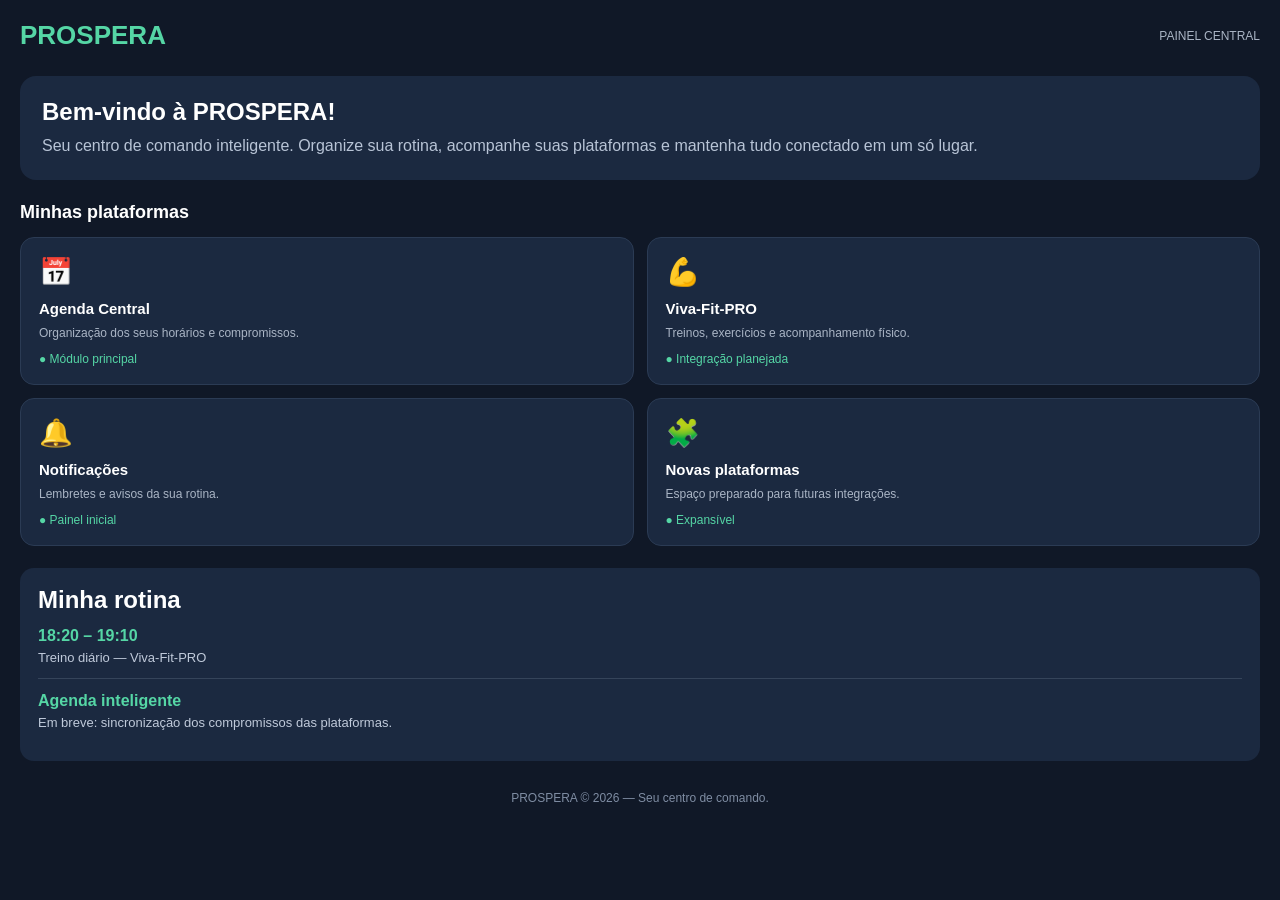
<file: painel-central.html>
<!DOCTYPE html>
<html lang="pt-BR">

<head>
  <meta charset="UTF-8">
  <meta name="viewport" content="width=device-width, initial-scale=1.0">
  <meta name="theme-color" content="#101827">
  <title>PROSPERA | Painel Central</title>
  
  <style>
    * {
      box-sizing: border-box;
      margin: 0;
      padding: 0;
    }
    
    body {
      font-family: Arial, sans-serif;
      background: #101827;
      color: #ffffff;
      padding: 20px;
    }
    
    header {
      display: flex;
      justify-content: space-between;
      align-items: center;
      margin-bottom: 25px;
    }
    
    header h1 {
      font-size: 26px;
      color: #55d6a5;
    }
    
    header span {
      color: #aab5c5;
      font-size: 12px;
    }
    
    .welcome {
      background: #1b2940;
      padding: 22px;
      border-radius: 16px;
      margin-bottom: 22px;
    }
    
    .welcome h2 {
      margin-bottom: 8px;
    }
    
    .welcome p {
      color: #b8c4d6;
      line-height: 1.5;
    }
    
    .section-title {
      margin: 22px 0 14px;
      font-size: 18px;
    }
    
    .grid {
      display: grid;
      grid-template-columns: repeat(2, minmax(0, 1fr));
      gap: 13px;
    }
    
    .card {
      background: #1b2940;
      padding: 18px;
      border-radius: 14px;
      min-height: 125px;
      border: 1px solid #2b3b54;
    }
    
    .card .icon {
      font-size: 27px;
      margin-bottom: 12px;
    }
    
    .card h3 {
      font-size: 15px;
      margin-bottom: 7px;
    }
    
    .card p {
      color: #aab5c5;
      font-size: 12px;
      line-height: 1.5;
    }
    
    .status {
      color: #55d6a5;
      font-size: 12px;
      margin-top: 10px;
    }
    
    .agenda {
      background: #1b2940;
      padding: 18px;
      border-radius: 14px;
      margin-top: 22px;
    }
    
    .agenda-item {
      padding: 13px 0;
      border-bottom: 1px solid #35445a;
    }
    
    .agenda-item:last-child {
      border-bottom: none;
    }
    
    .agenda-item strong {
      color: #55d6a5;
    }
    
    .agenda-item p {
      color: #c0cada;
      margin-top: 5px;
      font-size: 13px;
    }
    
    footer {
      text-align: center;
      color: #7f8da3;
      font-size: 12px;
      margin-top: 30px;
    }
    
    @media (max-width: 360px) {
      .grid {
        grid-template-columns: 1fr;
      }
    }
  </style>
</head>

<body>
  
  <header>
    <h1>PROSPERA</h1>
    <span>PAINEL CENTRAL</span>
  </header>
  
  <section class="welcome">
    <h2>Bem-vindo à PROSPERA!</h2>
    <p>
      Seu centro de comando inteligente.
      Organize sua rotina, acompanhe suas plataformas
      e mantenha tudo conectado em um só lugar.
    </p>
  </section>
  
  <h2 class="section-title">Minhas plataformas</h2>
  
  <section class="grid">
    
    <div class="card">
      <div class="icon">📅</div>
      <h3>Agenda Central</h3>
      <p>Organização dos seus horários e compromissos.</p>
      <div class="status">● Módulo principal</div>
    </div>
    
    <div class="card">
      <div class="icon">💪</div>
      <h3>Viva-Fit-PRO</h3>
      <p>Treinos, exercícios e acompanhamento físico.</p>
      <div class="status">● Integração planejada</div>
    </div>
    
    <div class="card">
      <div class="icon">🔔</div>
      <h3>Notificações</h3>
      <p>Lembretes e avisos da sua rotina.</p>
      <div class="status">● Painel inicial</div>
    </div>
    
    <div class="card">
      <div class="icon">🧩</div>
      <h3>Novas plataformas</h3>
      <p>Espaço preparado para futuras integrações.</p>
      <div class="status">● Expansível</div>
    </div>
    
  </section>
  
  <section class="agenda">
    <h2>Minha rotina</h2>
    
    <div class="agenda-item">
      <strong>18:20 – 19:10</strong>
      <p>Treino diário — Viva-Fit-PRO</p>
    </div>
    
    <div class="agenda-item">
      <strong>Agenda inteligente</strong>
      <p>Em breve: sincronização dos compromissos das plataformas.</p>
    </div>
  </section>
  
  <footer>
    PROSPERA © 2026 — Seu centro de comando.
  </footer>
  
</body>

</html>
</file>
